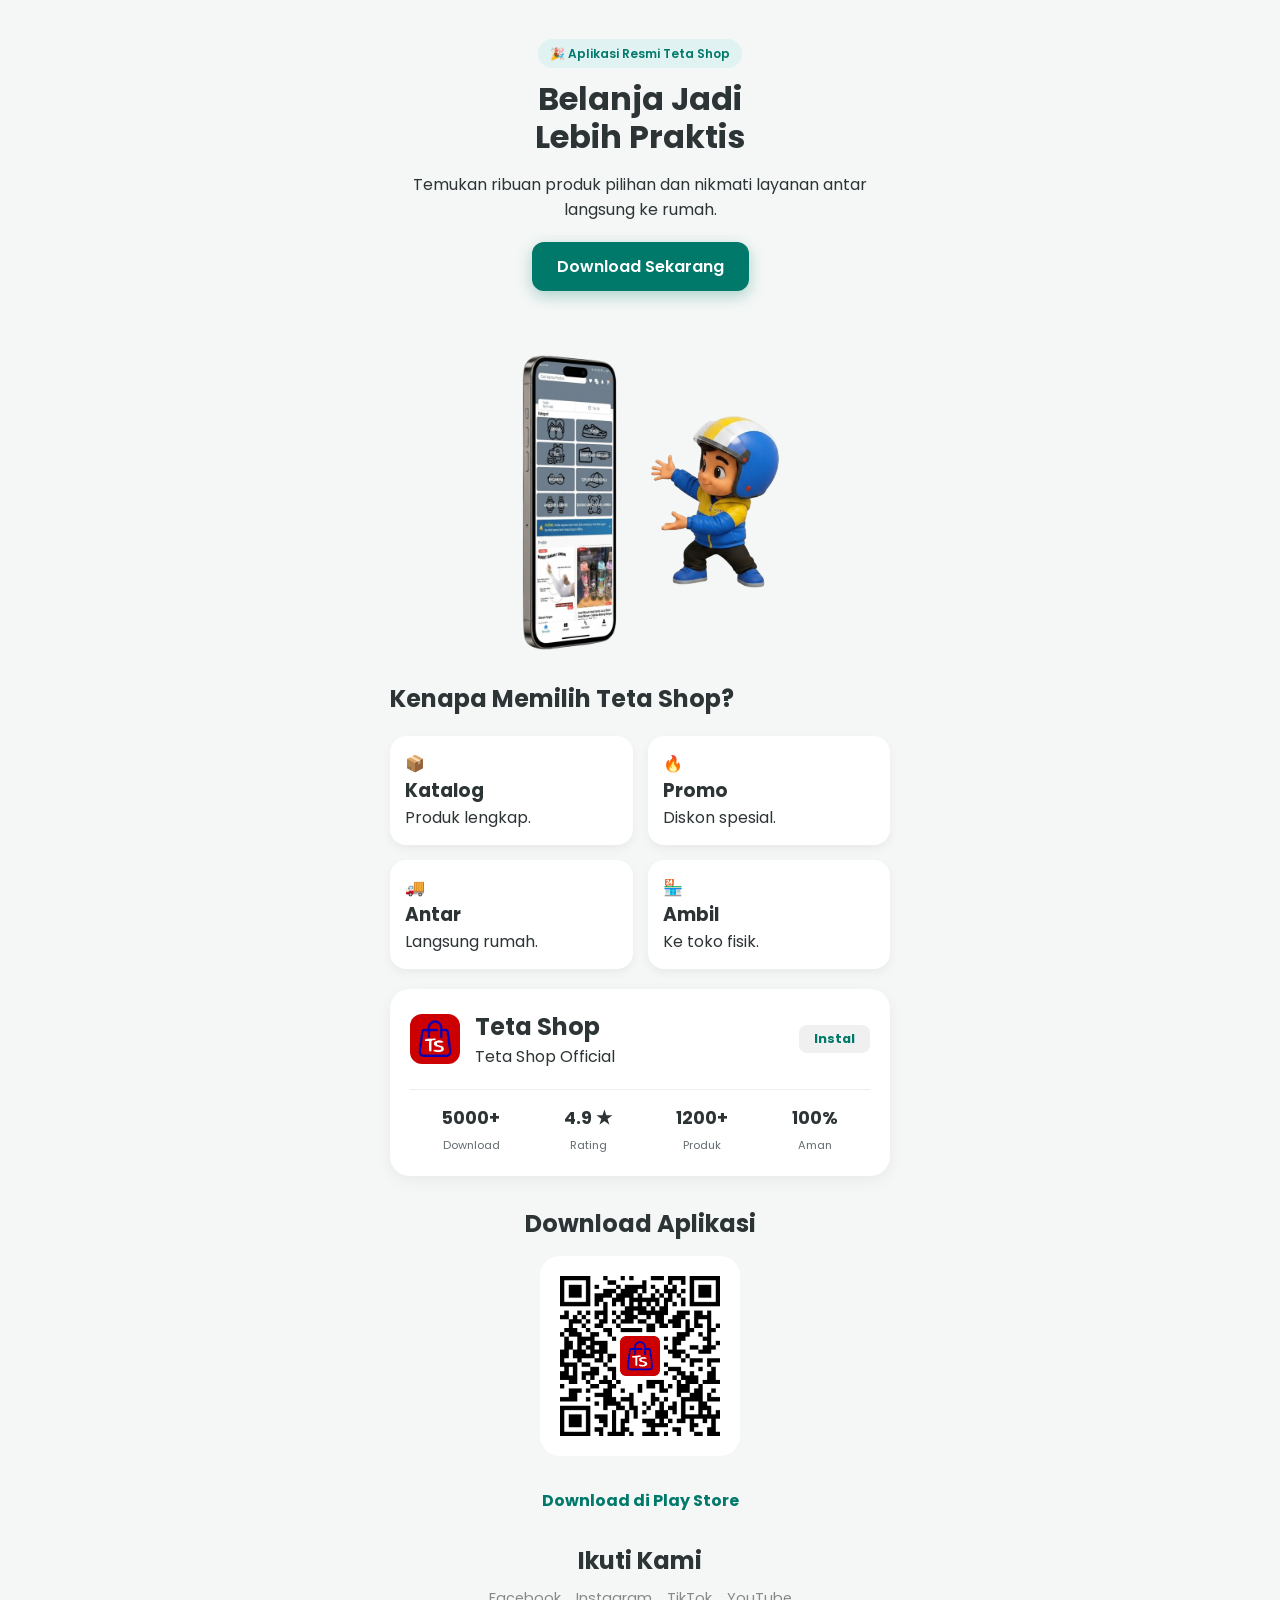
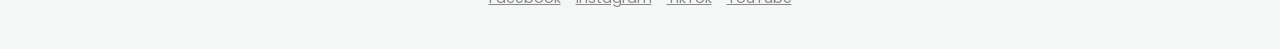
<file: index.html>
<!DOCTYPE html>
<html lang="id">
<head>
  <meta charset="UTF-8">
  <meta name="viewport" content="width=device-width, initial-scale=1.0">
  <title>Teta Shop - Belanja Praktis</title>
  <link rel="stylesheet" href="style.css">
</head>
<body>

<main>
  <!-- Hero Section -->
  <section class="hero">
    <span class="badge">🎉 Aplikasi Resmi Teta Shop</span>
    <h1>Belanja Jadi<br>Lebih Praktis</h1>
    <p>Temukan ribuan produk pilihan dan nikmati layanan antar langsung ke rumah.</p>
    <div class="hero-button">
      <a href="#" class="download-btn">Download Sekarang</a>
    </div>
  </section>

  <!-- Preview Produk -->
  <section class="preview">
    <div class="phone"><img src="hpproduk.png" alt="Tampilan Produk di HP"></div>
    <div class="maskot"><img src="kartunorg.png" alt="Maskot Teta Shop"></div>
  </section>

  <!-- Fitur -->
  <section class="feature-section">
    <div class="section-title"><h2>Kenapa Memilih Teta Shop?</h2></div>
    <div class="feature-grid">
      <div class="feature-card">📦<h3>Katalog</h3><p>Produk lengkap.</p></div>
      <div class="feature-card">🔥<h3>Promo</h3><p>Diskon spesial.</p></div>
      <div class="feature-card">🚚<h3>Antar</h3><p>Langsung rumah.</p></div>
      <div class="feature-card">🏪<h3>Ambil</h3><p>Ke toko fisik.</p></div>
    </div>
  </section>

  <!-- Identitas + Statistik -->
  <section class="app-info">
    <div class="app-header">
      <img src="logo.png" alt="Icon Teta Shop" class="app-icon">
      <div class="app-text">
        <h2>Teta Shop</h2>
        <span>Teta Shop Official</span>
      </div>
      <a href="#" class="install-btn">Instal</a>
    </div>
    <div class="stats">
      <div class="stat-item"><h2>5000+</h2><span>Download</span></div>
      <div class="stat-item"><h2>4.9 ★</h2><span>Rating</span></div>
      <div class="stat-item"><h2>1200+</h2><span>Produk</span></div>
      <div class="stat-item"><h2>100%</h2><span>Aman</span></div>
    </div>
  </section>

  <!-- Download -->
  <section class="download">
    <h2>Download Aplikasi</h2>
    <img src="QR_CODE_URL.png" alt="QR Code Teta Shop">
    <a href="#" class="playstore-btn">Download di Play Store</a>
  </section>
</main>

<footer class="social">
  <h2>Ikuti Kami</h2>
  <div class="social-list">
    <a href="#">Facebook</a>
    <a href="#">Instagram</a>
    <a href="#">TikTok</a>
    <a href="#">YouTube</a>
  </div>
</footer>

</body>
</html>
</file>
<file: style.css>
@import url("https://fonts.googleapis.com/css2?family=Poppins:wght@300;400;600;700&display=swap");

* {
  margin: 0;
  padding: 0;
  box-sizing: border-box;
}

body {
  font-family: "Poppins", sans-serif;
  background-color: #f4f7f6; /* Warna latar sedikit abu-abu muda agar terlihat premium */
  color: #2d3436;
  padding: 0 20px;
}

main {
  max-width: 500px; /* Maksimal lebar untuk tampilan mobile */
  margin: auto;
}

/* Hero Section */
.hero {
  text-align: center;
  padding: 40px 0;
}

.badge {
  background: #e0f2f1;
  color: #00796b;
  padding: 6px 12px;
  border-radius: 50px;
  font-size: 0.75rem;
  font-weight: 600;
}

h1 {
  font-size: 2rem;
  margin: 15px 0;
  line-height: 1.2;
}

.download-btn {
  display: inline-block;
  background: #00796b;
  color: white;
  padding: 12px 25px;
  border-radius: 12px;
  text-decoration: none;
  font-weight: 600;
  margin-top: 20px;
  box-shadow: 0 5px 15px rgba(0, 121, 107, 0.3);
}

/* Preview Section */
.preview {
  display: flex;
  justify-content: center;
  align-items: center;
  gap: 10px;
  margin: 20px 0;
}
.preview img {
  width: 140px;
  height: auto;
}

/* Feature Grid */
.feature-grid {
  display: grid;
  grid-template-columns: 1fr 1fr;
  gap: 15px;
  margin: 20px 0;
}

.feature-card {
  background: white;
  padding: 15px;
  border-radius: 16px;
  box-shadow: 0 4px 10px rgba(0, 0, 0, 0.05);
}

/* App Info */
.app-info {
  background: white;
  padding: 20px;
  border-radius: 20px;
  box-shadow: 0 5px 15px rgba(0, 0, 0, 0.05);
}

.app-header {
  display: flex;
  align-items: center;
  gap: 15px;
  margin-bottom: 20px;
}
.app-icon {
  width: 50px;
  height: 50px;
  border-radius: 12px;
}
.install-btn {
  margin-left: auto;
  background: #f0f0f0;
  padding: 5px 15px;
  border-radius: 8px;
  text-decoration: none;
  font-size: 0.8rem;
  color: #00796b;
  font-weight: bold;
}

.stats {
  display: flex;
  justify-content: space-around;
  text-align: center;
  border-top: 1px solid #eee;
  padding-top: 15px;
}
.stat-item h2 {
  font-size: 1.1rem;
}
.stat-item span {
  font-size: 0.7rem;
  color: #636e72;
}

/* Download Section */
.download {
  text-align: center;
  padding: 30px 0;
}
.download img {
  width: 200px;
  margin: 15px 0;
  border-radius: 20px;
}
.playstore-btn {
  display: block;
  color: #00796b;
  font-weight: bold;
  text-decoration: none;
  margin-top: 10px;
}

/* Footer */
.social {
  text-align: center;
  padding-bottom: 40px;
}
.social-list {
  display: flex;
  justify-content: center;
  gap: 15px;
  margin-top: 10px;
}
.social-list a {
  color: #888;
  font-size: 0.9rem;
}
</file>
